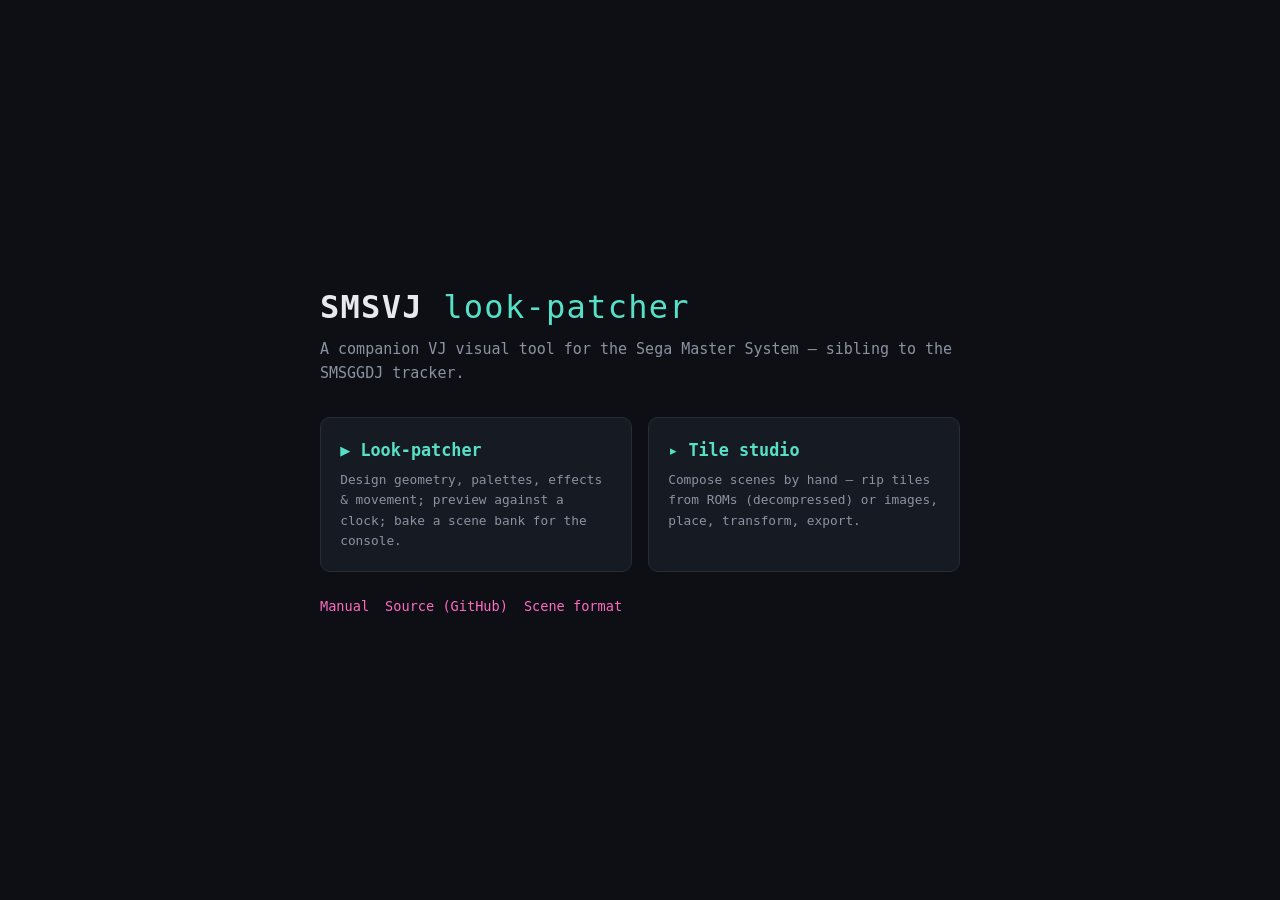
<file: index.html>
<!DOCTYPE html>
<html lang="en">
<head>
  <meta charset="utf-8" />
  <meta name="viewport" content="width=device-width, initial-scale=1" />
  <title>SMSVJ</title>
  <style>
    :root { --bg:#0d0f14; --panel:#161a22; --edge:#262c38; --ink:#e6e9ef; --dim:#8b93a3; --accent:#57e0c8; --accent2:#ff6ac1; }
    * { box-sizing:border-box; }
    body { margin:0; background:var(--bg); color:var(--ink); font:15px/1.6 "SF Mono", ui-monospace, Menlo, Consolas, monospace;
      display:flex; align-items:center; justify-content:center; min-height:100vh; padding:2rem; }
    .wrap { max-width:640px; width:100%; }
    h1 { font-size:2rem; margin:0 0 .2rem; letter-spacing:.04em; }
    h1 span { color:var(--accent); font-weight:400; }
    p.tag { color:var(--dim); margin:0 0 2rem; }
    .cards { display:grid; grid-template-columns:1fr 1fr; gap:1rem; margin-bottom:1.5rem; }
    a.card { display:block; background:var(--panel); border:1px solid var(--edge); border-radius:10px; padding:1.2rem;
      text-decoration:none; color:var(--ink); transition:border-color .15s; }
    a.card:hover { border-color:var(--accent); }
    a.card b { color:var(--accent); font-size:1.05rem; }
    a.card small { display:block; color:var(--dim); margin-top:.4rem; font-size:.8rem; }
    .links { display:flex; gap:1rem; flex-wrap:wrap; font-size:.85rem; }
    .links a { color:var(--accent2); text-decoration:none; }
    .links a:hover { text-decoration:underline; }
    @media (max-width:520px){ .cards{ grid-template-columns:1fr; } }
  </style>
</head>
<body>
  <div class="wrap">
    <h1>SMSVJ <span>look-patcher</span></h1>
    <p class="tag">A companion VJ visual tool for the Sega Master System — sibling to the SMSGGDJ tracker.</p>
    <div class="cards">
      <a class="card" href="tool/index.html"><b>▶ Look-patcher</b><small>Design geometry, palettes, effects &amp; movement; preview against a clock; bake a scene bank for the console.</small></a>
      <a class="card" href="tool/studio.html"><b>▸ Tile studio</b><small>Compose scenes by hand — rip tiles from ROMs (decompressed) or images, place, transform, export.</small></a>
    </div>
    <div class="links">
      <a href="MANUAL.md">Manual</a>
      <a href="https://github.com/little-scale/smsvj">Source (GitHub)</a>
      <a href="SCENE_FORMAT.md">Scene format</a>
    </div>
  </div>
</body>
</html>
</file>
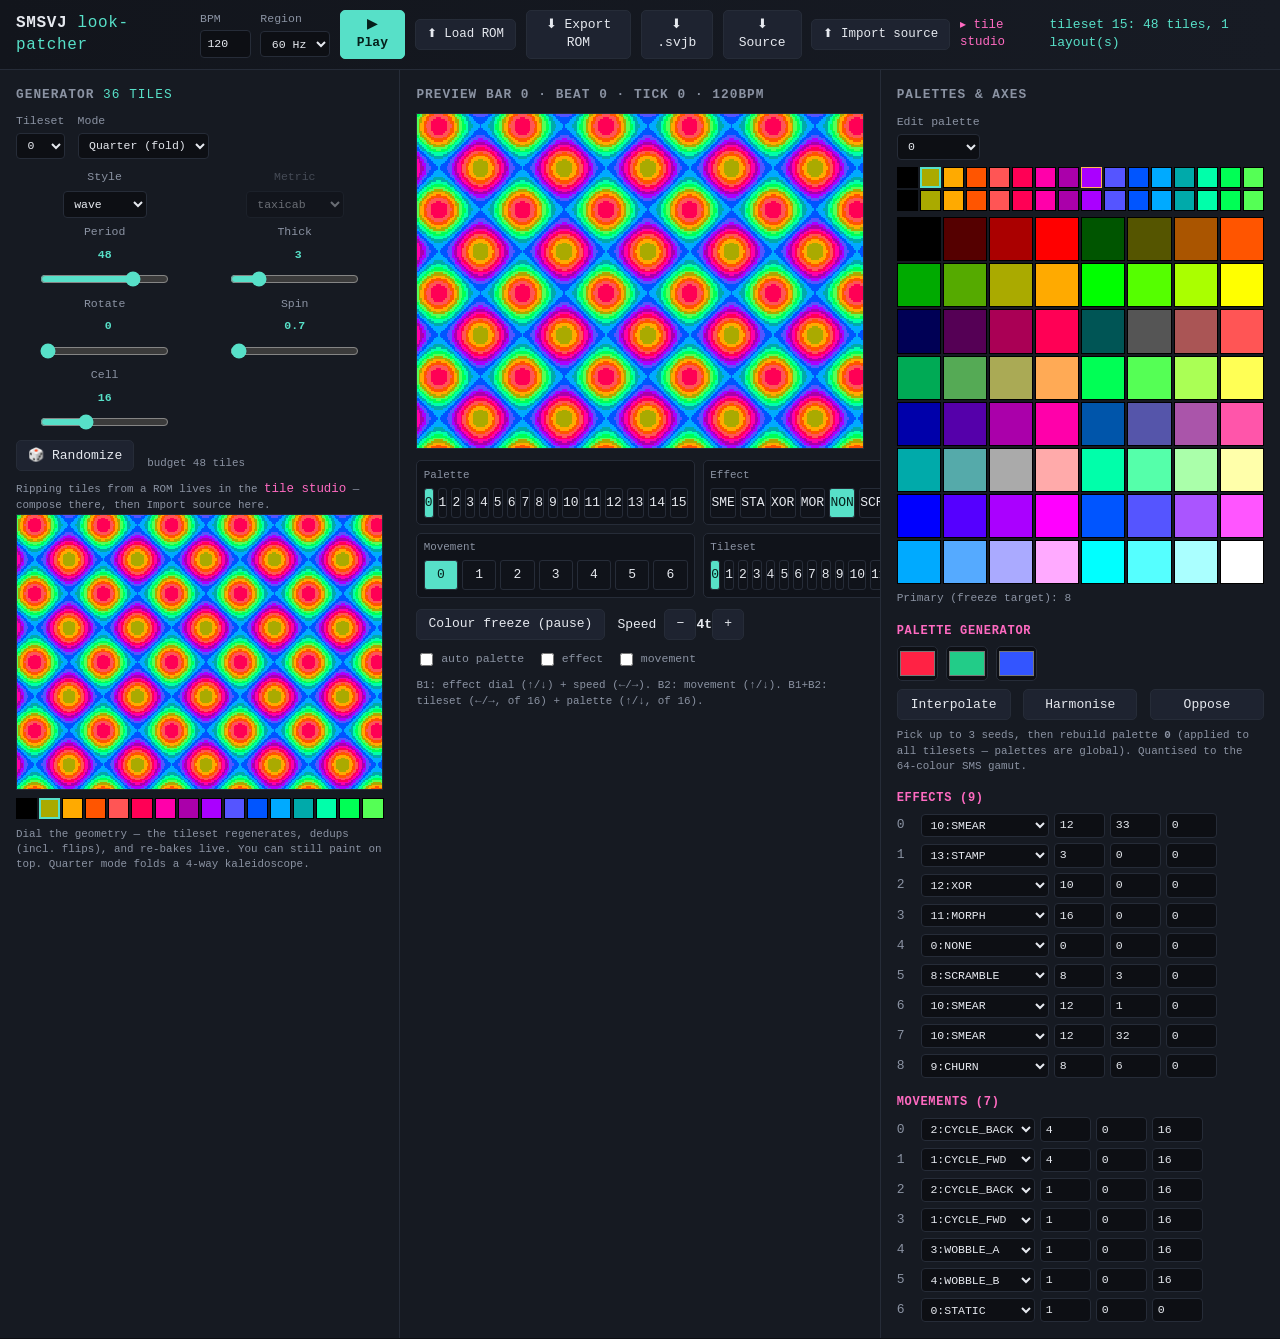
<file: tool/index.html>
<!DOCTYPE html>
<html lang="en">
<head>
  <meta charset="utf-8" />
  <meta name="viewport" content="width=device-width, initial-scale=1" />
  <meta http-equiv="Cache-Control" content="no-cache, no-store, must-revalidate" />
  <meta http-equiv="Pragma" content="no-cache" />
  <meta http-equiv="Expires" content="0" />
  <title>SMSVJ look-patcher</title>
  <link rel="stylesheet" href="css/style.css" />
</head>
<body>
  <header>
    <h1>SMSVJ <span>look-patcher</span></h1>
    <div class="bankbar">
      <label>BPM <input id="bpm" type="number" min="20" max="240" value="120" /></label>
      <label>Region
        <select id="region"><option value="0">60 Hz</option><option value="1">50 Hz</option></select>
      </label>
      <button id="play" class="primary">▶ Play</button>
      <label class="filebtn">⬆ Load ROM<input type="file" id="romBase" accept=".sms" /></label>
      <button id="exportRom" disabled>⬇ Export ROM</button>
      <button id="export">⬇ .svjb</button>
      <button id="exportSrc">⬇ Source</button>
      <label class="filebtn importbtn">⬆ Import source<input type="file" id="importSrc" accept=".svjt,.json" /></label>
      <a class="backlink" href="studio.html">▸ tile studio</a>
      <span id="status" class="status"></span>
    </div>
  </header>

  <main>
    <!-- GENERATOR -->
    <section class="panel author">
      <h2>Generator <span id="tileCount" class="mono"></span></h2>
      <div class="row">
        <label>Tileset <select id="sceneSel"></select></label>
        <label>Mode
          <select id="modeSel"><option value="quarter">Quarter (fold)</option><option value="full">Full frame</option></select>
        </label>
      </div>
      <div class="gen">
        <label>Style <select id="genStyle"></select></label>
        <label>Metric <select id="genMetric"></select></label>
        <label>Period <b id="vPeriod" class="mono"></b><input id="genPeriod" type="range" min="0" max="64" step="4" /></label>
        <label>Thick <b id="vThick" class="mono"></b><input id="genThick" type="range" min="1" max="12" /></label>
        <label>Rotate <b id="vRot" class="mono"></b><input id="genRot" type="range" min="0" max="90" /></label>
        <label>Spin <b id="vSpin" class="mono"></b><input id="genSpin" type="range" min="0" max="180" /></label>
        <label>Cell <b id="vCell" class="mono"></b><input id="genCell" type="range" min="8" max="32" step="2" /></label>
      </div>
      <div class="row"><button id="genRandom">🎲 Randomize</button><span class="hint" id="tileBudgetHint"></span></div>
      <p class="hint">Ripping tiles from a ROM lives in the <a class="backlink" href="studio.html">tile studio</a> — compose there, then Import source here.</p>

      <canvas id="authCanvas" class="pixelcanvas"></canvas>
      <div class="draw-swatches" id="drawSwatches"></div>
      <p class="hint">Dial the geometry — the tileset regenerates, dedups (incl. flips), and re-bakes live. You can still paint on top. Quarter mode folds a 4-way kaleidoscope.</p>
    </section>

    <!-- PREVIEW -->
    <section class="panel preview">
      <h2>Preview <span id="clockReadout" class="mono"></span></h2>
      <canvas id="previewCanvas" width="256" height="192" class="pixelcanvas big"></canvas>
      <div class="axes">
        <div class="axis"><span>Palette</span><div class="axbtns" data-axis="palette"></div></div>
        <div class="axis"><span>Effect</span><div class="axbtns" data-axis="effect"></div></div>
        <div class="axis"><span>Movement</span><div class="axbtns" data-axis="movement"></div></div>
        <div class="axis"><span>Tileset</span><div class="axbtns" data-axis="scene"></div></div>
      </div>
      <div class="row">
        <button id="freeze">Colour freeze (pause)</button>
        <span class="spd">Speed <button id="spdDn">−</button><b id="spdVal" class="mono">1</b><button id="spdUp">+</button></span>
      </div>
      <div class="row">
        <label class="chk"><input type="checkbox" id="autoPal" /> auto palette</label>
        <label class="chk"><input type="checkbox" id="autoFx" /> effect</label>
        <label class="chk"><input type="checkbox" id="autoMv" /> movement</label>
      </div>
      <p class="hint">B1: effect dial (↑/↓) + speed (←/→). B2: movement (↑/↓). B1+B2: tileset (←/→, of 16) + palette (↑/↓, of 16).</p>
    </section>

    <!-- CONFIG -->
    <section class="panel config">
      <h2>Palettes &amp; axes</h2>
      <label>Edit palette
        <select id="palSel">
          <option>0</option><option>1</option><option>2</option><option>3</option>
          <option>4</option><option>5</option><option>6</option><option>7</option>
        </select>
      </label>
      <div class="cram" id="cramGrid"></div>
      <div class="gamut" id="gamutGrid"></div>
      <div class="primary-row">Primary (freeze target): <span id="primaryVal" class="mono">1</span></div>

      <h3>Palette generator</h3>
      <div class="palgen">
        <div class="seeds">
          <input type="color" id="seed0" value="#ff2244" title="seed 1" />
          <input type="color" id="seed1" value="#22cc88" title="seed 2" />
          <input type="color" id="seed2" value="#3355ff" title="seed 3" />
        </div>
        <div class="row">
          <button id="palInterp">Interpolate</button>
          <button id="palHarm">Harmonise</button>
          <button id="palOppose">Oppose</button>
        </div>
        <p class="hint">Pick up to 3 seeds, then rebuild palette <b id="palGenTarget" class="mono">0</b>
          (applied to all tilesets — palettes are global). Quantised to the 64-colour SMS gamut.</p>
      </div>

      <h3>Effects (9)</h3>
      <div id="effectsCfg" class="reccfg"></div>
      <h3>Movements (7)</h3>
      <div id="movementsCfg" class="reccfg"></div>
    </section>
  </main>

  <script src="js/color.js"></script>
  <script src="js/tiles.js"></script>
  <script src="js/fold.js"></script>
  <script src="js/generators.js"></script>
  <script src="js/palgen.js"></script>
  <script src="js/svjb.js"></script>
  <script src="js/scene.js"></script>
  <script src="js/render.js"></script>
  <script src="js/clock.js"></script>
  <script src="js/app.js"></script>
</body>
</html>
</file>
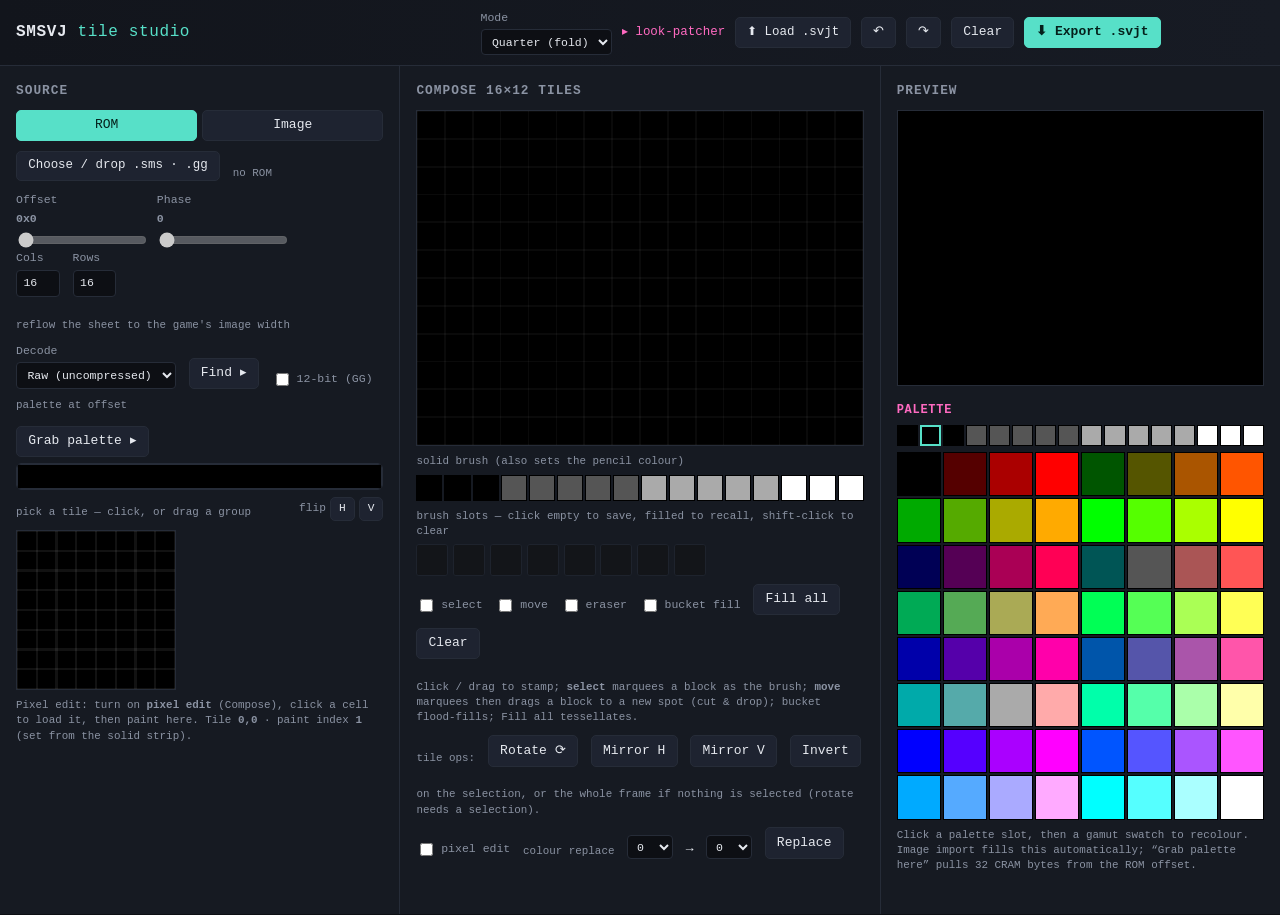
<file: tool/studio.html>
<!DOCTYPE html>
<html lang="en">
<head>
  <meta charset="utf-8" />
  <meta name="viewport" content="width=device-width, initial-scale=1" />
  <meta http-equiv="Cache-Control" content="no-cache, no-store, must-revalidate" />
  <meta http-equiv="Pragma" content="no-cache" />
  <meta http-equiv="Expires" content="0" />
  <title>SMSVJ tile studio</title>
  <link rel="stylesheet" href="css/style.css" />
</head>
<body>
  <header>
    <h1>SMSVJ <span>tile studio</span></h1>
    <div class="bankbar">
      <label>Mode
        <select id="mode"><option value="quarter">Quarter (fold)</option><option value="full">Full frame</option></select>
      </label>
      <a class="backlink" href="index.html">▸ look-patcher</a>
      <label class="filebtn">⬆ Load .svjt<input type="file" id="loadSvjt" accept=".svjt,.json" /></label>
      <button id="undo" title="undo (⌘Z)" disabled>↶</button>
      <button id="redo" title="redo (⇧⌘Z)" disabled>↷</button>
      <button id="clear">Clear</button>
      <button id="export" class="primary">⬇ Export .svjt</button>
      <span id="status" class="status"></span>
    </div>
  </header>

  <main>
    <!-- SOURCE -->
    <section class="panel">
      <h2>Source</h2>
      <div class="tabs">
        <button class="tab on" data-tab="rom">ROM</button>
        <button class="tab" data-tab="image">Image</button>
      </div>

      <div class="tabpane" id="pane-rom">
        <div class="row">
          <label class="filebtn">Choose / drop .sms · .gg<input type="file" id="romFile" accept=".sms,.gg,.bin,.rom" /></label>
          <span class="hint" id="romInfo">no ROM</span>
        </div>
        <label class="romofflbl">Offset <b id="vRomOff" class="mono">0x0</b>
          <input id="romOff" type="range" min="0" max="0" step="32" value="0" disabled /></label>
        <label class="romofflbl">Phase <b id="vRomPhase" class="mono">0</b>
          <input id="romPhase" type="range" min="0" max="255" step="1" value="0" disabled /></label>
        <div class="row">
          <label>Cols <input id="romCols" type="number" min="1" max="64" value="16" /></label>
          <label>Rows <input id="romRows" type="number" min="1" max="64" value="16" /></label>
          <span class="hint">reflow the sheet to the game's image width</span>
        </div>
        <div class="row"><label>Decode <select id="romFmt"></select></label>
          <button id="romFind" disabled>Find ▸</button>
          <label class="chk"><input type="checkbox" id="romPalGG" /> 12-bit (GG)</label></div>
        <div class="rompalprev"><span class="hint">palette at offset</span>
          <div class="cram" id="romPalPreview"></div>
          <button id="romGrabPal" disabled>Grab palette ▸</button></div>
      </div>

      <div class="tabpane hidden" id="pane-image">
        <div class="row">
          <label class="filebtn">Choose / drop image<input type="file" id="imgFile" accept="image/*" /></label>
          <span class="hint" id="imgInfo">no image</span>
        </div>
        <div class="row">
          <label>Tiles wide <input id="imgTilesW" type="number" min="1" max="32" value="16" /></label>
          <label>Colours <input id="imgColors" type="number" min="2" max="16" value="16" /></label>
          <button id="imgRequant" disabled>Re-quantise</button>
        </div>
      </div>

      <div class="srcwrap"><canvas id="srcSheet" class="pixelcanvas srcsheet"></canvas></div>
      <div class="row">
        <span class="hint" id="brushInfo">pick a tile — click, or drag a group</span>
        <span class="flipbtns">flip <button id="flipH">H</button><button id="flipV">V</button></span>
      </div>
      <div class="pixed">
        <canvas id="pixCanvas" class="pixelcanvas pixcanvas" width="128" height="128"></canvas>
        <p class="hint">Pixel edit: turn on <b>pixel edit</b> (Compose), click a cell to load it, then paint here.
          Tile <b id="pixCell" class="mono">0,0</b> · paint index <b id="pixIdx" class="mono">1</b> (set from the solid strip).</p>
      </div>
    </section>

    <!-- COMPOSE -->
    <section class="panel">
      <h2>Compose <span id="tgtInfo" class="mono"></span></h2>
      <canvas id="tgtCanvas" class="pixelcanvas tgtcanvas"></canvas>
      <div class="solids"><span class="hint">solid brush (also sets the pencil colour)</span><div class="cram" id="solidStrip"></div></div>
      <div class="slots"><span class="hint">brush slots — click empty to save, filled to recall, shift-click to clear</span><div class="slotrow" id="slotRow"></div></div>
      <div class="row">
        <label class="chk"><input type="checkbox" id="selectMode" /> select</label>
        <label class="chk"><input type="checkbox" id="moveMode" /> move</label>
        <label class="chk"><input type="checkbox" id="eraser" /> eraser</label>
        <label class="chk"><input type="checkbox" id="bucket" /> bucket fill</label>
        <button id="fillAll">Fill all</button>
        <button id="clearCompose">Clear</button>
        <span class="hint">Click / drag to stamp; <b>select</b> marquees a block as the brush; <b>move</b>
          marquees then drags a block to a new spot (cut &amp; drop); bucket flood-fills; Fill all tessellates.</span>
      </div>
      <div class="row ops">
        <span class="hint">tile ops:</span>
        <button id="opRotate">Rotate ⟳</button>
        <button id="opMirrorH">Mirror H</button>
        <button id="opMirrorV">Mirror V</button>
        <button id="opInvert">Invert</button>
        <span class="hint">on the selection, or the whole frame if nothing is selected (rotate needs a selection).</span>
      </div>
      <div class="row ops">
        <label class="chk"><input type="checkbox" id="pixelMode" /> pixel edit</label>
        <span class="hint">colour replace</span>
        <select id="repFrom"></select> → <select id="repTo"></select>
        <button id="opReplace">Replace</button>
      </div>
    </section>

    <!-- PREVIEW + PALETTE -->
    <section class="panel">
      <h2>Preview</h2>
      <canvas id="pvCanvas" width="256" height="192" class="pixelcanvas big"></canvas>
      <h3>Palette</h3>
      <div class="cram" id="palStrip"></div>
      <div class="gamut" id="gamut"></div>
      <p class="hint">Click a palette slot, then a gamut swatch to recolour. Image import fills this
        automatically; “Grab palette here” pulls 32 CRAM bytes from the ROM offset.</p>
    </section>
  </main>

  <script src="js/color.js"></script>
  <script src="js/tiles.js"></script>
  <script src="js/fold.js"></script>
  <script src="js/render.js"></script>
  <script src="js/romdecode.js"></script>
  <script src="js/studio.js"></script>
</body>
</html>
</file>
<file: tool/css/style.css>
:root {
  --bg: #0d0f14;
  --panel: #161a22;
  --edge: #262c38;
  --ink: #e6e9ef;
  --dim: #8b93a3;
  --accent: #57e0c8;
  --accent2: #ff6ac1;
  --warn: #ffb454;
}
* { box-sizing: border-box; }
body {
  margin: 0;
  background: var(--bg);
  color: var(--ink);
  font: 13px/1.4 "SF Mono", ui-monospace, Menlo, Consolas, monospace;
}
header {
  display: flex; align-items: center; justify-content: space-between;
  gap: 1rem; padding: .6rem 1rem; border-bottom: 1px solid var(--edge);
  background: linear-gradient(90deg, #12151c, #171b24);
}
h1 { font-size: 1rem; margin: 0; letter-spacing: .04em; }
h1 span { color: var(--accent); font-weight: 400; }
h2 { font-size: .8rem; margin: 0 0 .6rem; color: var(--dim); text-transform: uppercase; letter-spacing: .08em; }
h3 { font-size: .75rem; margin: 1rem 0 .4rem; color: var(--accent2); text-transform: uppercase; letter-spacing: .06em; }
.bankbar { display: flex; align-items: center; gap: .6rem; }
.status { color: var(--dim); min-width: 12ch; }
.status.ok { color: var(--accent); }
.status.err { color: var(--warn); }

main {
  display: grid;
  grid-template-columns: minmax(320px, 1fr) minmax(360px, 1.2fr) minmax(300px, 1fr);
  gap: 1px; background: var(--edge); min-height: calc(100vh - 52px);
}
.panel { background: var(--panel); padding: 1rem; overflow-y: auto; }

label { display: inline-flex; flex-direction: column; gap: .2rem; color: var(--dim); font-size: .72rem; }
label.chk { flex-direction: row; align-items: center; gap: .3rem; text-transform: none; }
select, input[type=number] {
  background: #0d0f14; color: var(--ink); border: 1px solid var(--edge);
  border-radius: 4px; padding: .3rem .4rem; font: inherit;
}
.row { display: flex; gap: .8rem; align-items: flex-end; flex-wrap: wrap; margin-bottom: .6rem; }
button {
  background: #1e2330; color: var(--ink); border: 1px solid var(--edge);
  border-radius: 5px; padding: .35rem .7rem; font: inherit; cursor: pointer;
}
button:hover { border-color: var(--accent); }
button.primary { background: var(--accent); color: #05201b; border-color: var(--accent); font-weight: 600; }
button.on { background: var(--accent2); color: #2a0620; border-color: var(--accent2); }
.filebtn {
  background: #1e2330; color: var(--ink); border: 1px solid var(--edge);
  border-radius: 5px; padding: .35rem .7rem; cursor: pointer; font-size: .78rem;
  display: inline-flex; align-items: center; text-transform: none; white-space: nowrap;
}
.filebtn:hover { border-color: var(--accent); }
.filebtn.drag { border-color: var(--accent); outline: 2px dashed var(--accent); outline-offset: 2px; }
.filebtn input[type=file] { display: none; }

.pixelcanvas { image-rendering: pixelated; border: 1px solid var(--edge); background: #000; display: block; width: 100%; height: auto; }
.pixelcanvas.big { max-width: 512px; }
.hint { color: var(--dim); font-size: .68rem; margin: .5rem 0 0; }
.mono { font-variant-numeric: tabular-nums; }

.draw-swatches { display: grid; grid-template-columns: repeat(16, 1fr); gap: 2px; margin-top: .5rem; }
.draw-swatches i { aspect-ratio: 1; border: 1px solid #000; cursor: pointer; display: block; }
.draw-swatches i.sel { outline: 2px solid var(--accent); outline-offset: -2px; }

.axes { display: grid; grid-template-columns: 1fr 1fr; gap: .5rem; margin: .7rem 0; }
.axis { background: #10131a; border: 1px solid var(--edge); border-radius: 5px; padding: .4rem; }
.axis > span { font-size: .68rem; color: var(--dim); display: block; margin-bottom: .3rem; }
.axbtns { display: flex; gap: .25rem; }
.axbtns b { flex: 1; text-align: center; padding: .3rem 0; border: 1px solid var(--edge); border-radius: 3px; cursor: pointer; font-weight: 400; }
.axbtns b.cur { background: var(--accent); color: #05201b; }
.axbtns b.pend { outline: 2px dashed var(--accent2); outline-offset: -2px; }

.cram { display: grid; grid-template-columns: repeat(16, 1fr); gap: 2px; margin: .4rem 0; }
.cram i { aspect-ratio: 1; border: 1px solid #000; cursor: pointer; display: block; }
.cram i.sel { outline: 2px solid var(--accent); outline-offset: -2px; }
.cram i.prim { border: 1px solid var(--warn); }
.gamut { display: grid; grid-template-columns: repeat(8, 1fr); gap: 2px; margin: .4rem 0; }
.gamut i { aspect-ratio: 1; border: 1px solid #000; cursor: pointer; display: block; }
.primary-row { font-size: .7rem; color: var(--dim); margin-bottom: .4rem; }

.reccfg { display: flex; flex-direction: column; gap: .35rem; }
.reccfg .rec { display: flex; gap: .3rem; align-items: center; }
.reccfg .rec > span { width: 1.2rem; color: var(--dim); }
.reccfg select, .reccfg input { padding: .2rem .3rem; font-size: .72rem; }
.reccfg input { width: 3.2rem; }

/* generator panel */
.gen { display: grid; grid-template-columns: 1fr 1fr; gap: .4rem .8rem; margin: .5rem 0; }
.gen label { display: flex; align-items: center; gap: .4rem; }
.gen label b { min-width: 2ch; text-align: right; color: var(--accent); }
.gen input[type=range] { flex: 1; accent-color: var(--accent); }
.gen select { flex: 1; }
#tileCount { color: var(--accent); font-size: .8rem; font-weight: 400; }

/* palette generator */
.palgen .seeds { display: flex; gap: .5rem; margin: .3rem 0 .5rem; }
.palgen input[type=color] {
  width: 2.6rem; height: 2.2rem; padding: 0; border: 1px solid var(--edge);
  border-radius: 5px; background: #0d0f14; cursor: pointer;
}
.palgen .row { margin-bottom: .3rem; }
.palgen button { flex: 1; }

/* ROM tile importer */
.romimp { margin: .6rem 0; border: 1px solid var(--edge); border-radius: 6px; padding: .5rem .6rem; }
.romimp summary { cursor: pointer; color: var(--accent2); font-size: .72rem; text-transform: uppercase; letter-spacing: .06em; }
.romimp.drag { outline: 2px dashed var(--accent); outline-offset: 2px; }
.romimp .filebtn { flex-direction: row; align-items: center; text-transform: none; color: var(--ink); }
.romimp .romofflbl { display: flex; align-items: center; gap: .4rem; flex-direction: row; margin: .4rem 0; }
.romimp .romofflbl b { color: var(--accent); min-width: 5ch; }
#romOff { flex: 1; accent-color: var(--accent); }
.romsheet { width: 100%; image-rendering: pixelated; cursor: crosshair; background: #000; margin: .2rem 0; }
#romFill { margin-left: auto; }
.rompal { margin-top: .5rem; border-top: 1px solid var(--edge); padding-top: .5rem; }
.rompal #romPalStrip { margin: .2rem 0 .4rem; }
.rompal #romPalUse { margin-left: auto; }

/* tile studio */
.backlink { color: var(--accent2); text-decoration: none; font-size: .78rem; align-self: center; }
.backlink:hover { text-decoration: underline; }
.tabs { display: flex; gap: .3rem; margin-bottom: .6rem; }
.tab { flex: 1; }
.tab.on { background: var(--accent); color: #05201b; border-color: var(--accent); }
.tabpane.hidden { display: none; }
.srcwrap { max-height: 320px; overflow: auto; border: 1px solid var(--edge); border-radius: 5px; margin: .4rem 0; background: #000; }
.srcsheet { width: 100%; image-rendering: pixelated; cursor: crosshair; display: block; }
.tgtcanvas { width: 100%; image-rendering: pixelated; cursor: crosshair; background: #000; }
.flipbtns { margin-left: auto; display: flex; align-items: center; gap: .25rem; color: var(--dim); font-size: .7rem; }
.flipbtns button { padding: .2rem .5rem; }
.flipbtns button.on { background: var(--accent2); color: #2a0620; border-color: var(--accent2); }
.rompalprev { margin: .3rem 0; }
.rompalprev .hint { display: block; margin-bottom: .25rem; }
.rompalprev #romPalPreview { margin-bottom: .35rem; }
.solids { margin: .3rem 0 .5rem; }
.solids .hint { display: block; margin-bottom: .25rem; }
.solids .cram i { cursor: pointer; }
.slots { margin: .3rem 0 .5rem; }
.slots .hint { display: block; margin-bottom: .25rem; }
.slotrow { display: flex; gap: .3rem; }
.slot { width: 32px; height: 32px; image-rendering: pixelated; border: 1px solid var(--edge); border-radius: 3px; cursor: pointer; }
.slot:hover { border-color: var(--accent); }
.slot.empty { opacity: .5; }
.pixed { margin-top: .5rem; }
.pixcanvas { width: 160px; height: 160px; image-rendering: pixelated; cursor: crosshair; background: #000; border: 1px solid var(--edge); }
.ops select { padding: .2rem .3rem; font-size: .72rem; }
</file>
